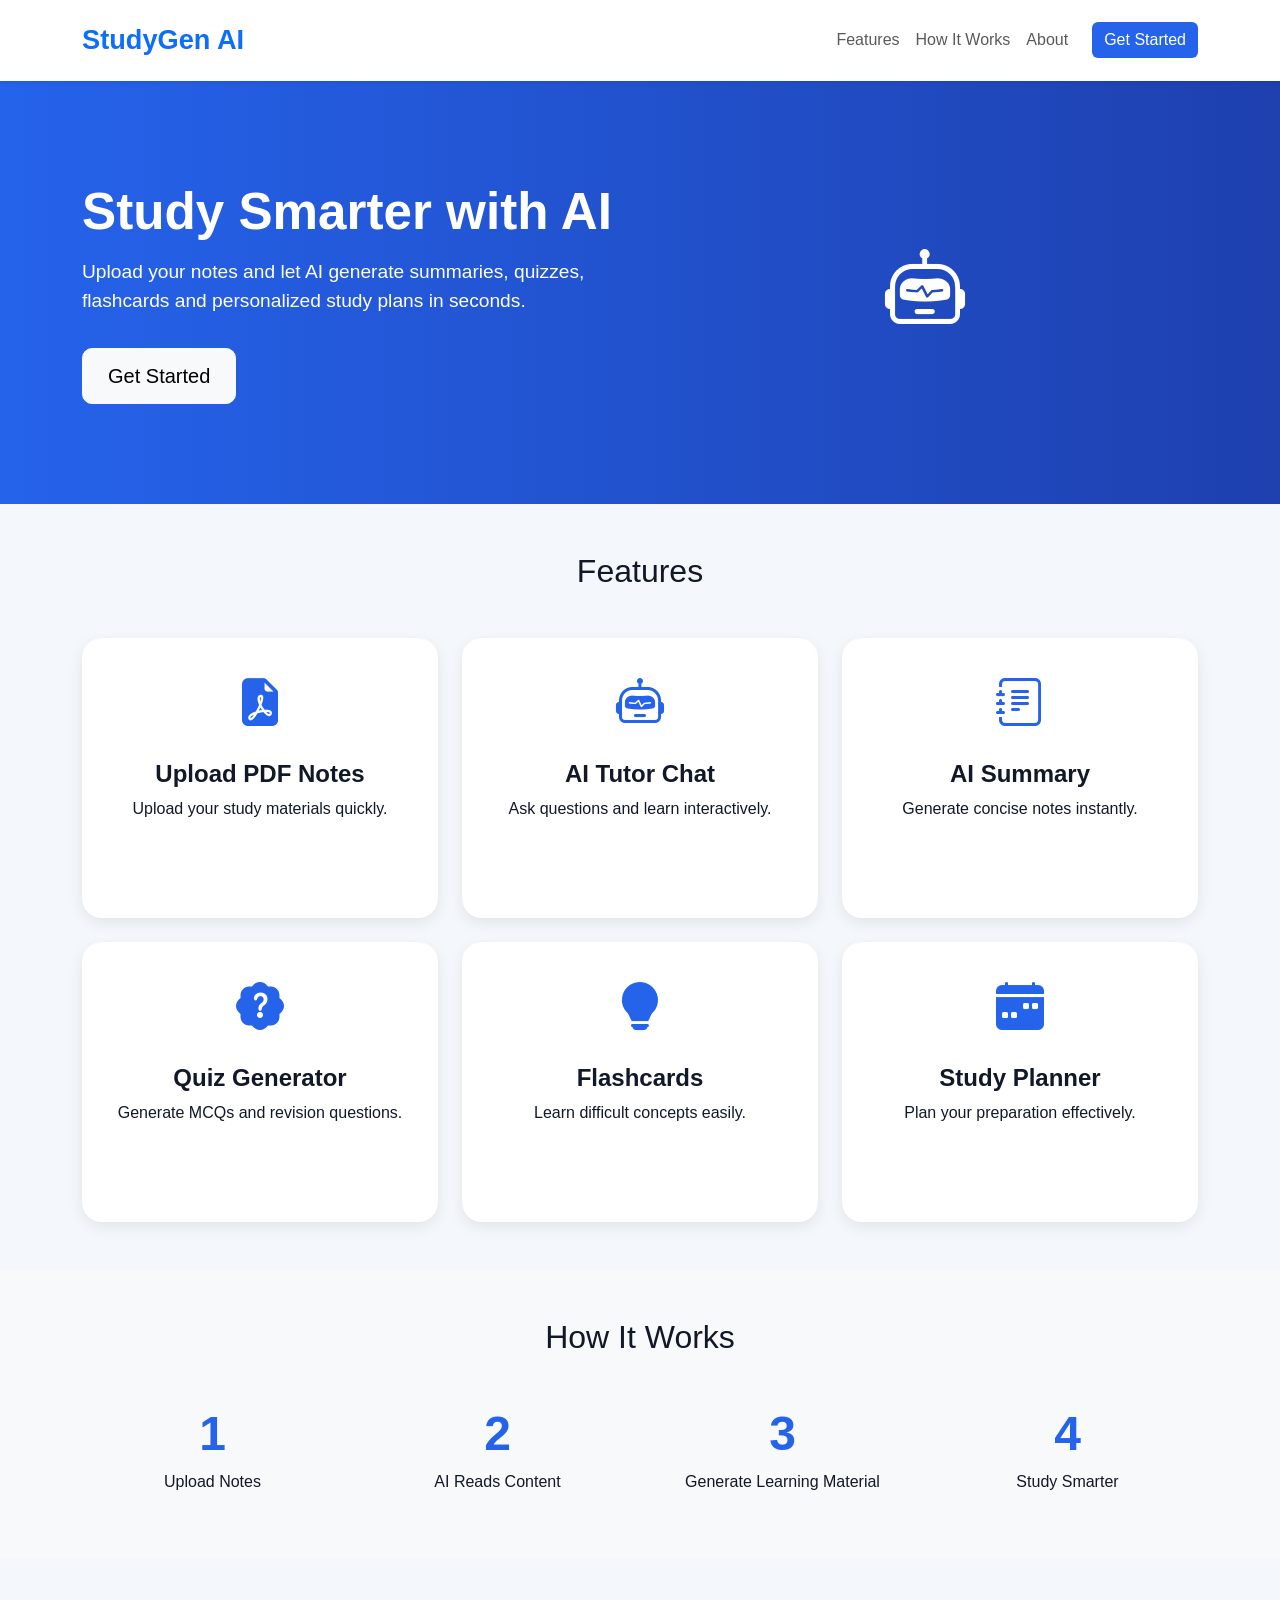
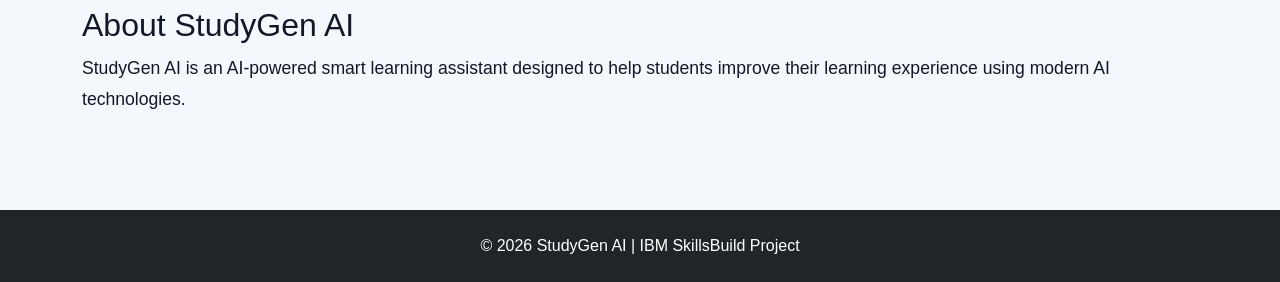
<file: src/main/resources/static/index.html>
<!DOCTYPE html>
<html lang="en">
<head>
    <meta charset="UTF-8">
    <meta name="viewport" content="width=device-width, initial-scale=1.0">
    <title>StudyGen AI - Smart Learning & Document Assistant</title>

    <!-- Bootstrap CSS -->
    <link href="https://cdn.jsdelivr.net/npm/bootstrap@5.3.3/dist/css/bootstrap.min.css" rel="stylesheet">

    <!-- Bootstrap Icons -->
    <link rel="stylesheet"
        href="https://cdn.jsdelivr.net/npm/bootstrap-icons@1.11.3/font/bootstrap-icons.min.css">

    <!-- Custom CSS -->
    <link rel="stylesheet" href="style.css">
</head>

<body>

<!-- Navbar -->

<nav class="navbar navbar-expand-lg navbar-light bg-white shadow-sm">
    <div class="container">

        <a class="navbar-brand fw-bold text-primary" href="#">
            StudyGen AI
        </a>

        <button class="navbar-toggler" type="button"
            data-bs-toggle="collapse"
            data-bs-target="#navbarNav">

            <span class="navbar-toggler-icon"></span>
        </button>

        <div class="collapse navbar-collapse"
            id="navbarNav">

            <ul class="navbar-nav ms-auto">

                <li class="nav-item">
                    <a class="nav-link" href="#features">Features</a>
                </li>

                <li class="nav-item">
                    <a class="nav-link" href="#how-it-works">How It Works</a>
                </li>

                <li class="nav-item">
                    <a class="nav-link" href="#about">About</a>
                </li>

            </ul>

            <a href="dashboard.html"
                class="btn btn-primary ms-3">
                Get Started
            </a>

        </div>
    </div>
</nav>


<!-- Hero Section -->

<section class="hero-section">

    <div class="container">

        <div class="row align-items-center">

            <div class="col-lg-6">

                <h1 class="display-4 fw-bold">
                    Study Smarter with AI
                </h1>

                <p class="lead mt-3">

                    Upload your notes and let AI generate
                    summaries, quizzes, flashcards and
                    personalized study plans in seconds.

                </p>

                <a href="dashboard.html"
                    class="btn btn-light btn-lg mt-3">

                    Get Started

                </a>

            </div>

            <div class="col-lg-6 text-center">

                <div class="text-center">
                   <i class="bi bi-robot display-1"></i>
                </div>

            </div>

        </div>

    </div>

</section>



<!-- Features Section -->

<section id="features"
    class="container py-5">

    <h2 class="text-center mb-5">
        Features
    </h2>

    <div class="row g-4">

        <div class="col-md-4">
            <div class="feature-card">

                <i class="bi bi-file-earmark-pdf-fill"></i>

                <h4>Upload PDF Notes</h4>

                <p>
                    Upload your study materials quickly.
                </p>

            </div>
        </div>


        <div class="col-md-4">
            <div class="feature-card">

                <i class="bi bi-robot"></i>

                <h4>AI Tutor Chat</h4>

                <p>
                    Ask questions and learn interactively.
                </p>

            </div>
        </div>


        <div class="col-md-4">
            <div class="feature-card">

                <i class="bi bi-journal-text"></i>

                <h4>AI Summary</h4>

                <p>
                    Generate concise notes instantly.
                </p>

            </div>
        </div>



        <div class="col-md-4">
            <div class="feature-card">

                <i class="bi bi-patch-question-fill"></i>

                <h4>Quiz Generator</h4>

                <p>
                    Generate MCQs and revision questions.
                </p>

            </div>
        </div>


        <div class="col-md-4">
            <div class="feature-card">

                <i class="bi bi-lightbulb-fill"></i>

                <h4>Flashcards</h4>

                <p>
                    Learn difficult concepts easily.
                </p>

            </div>
        </div>


        <div class="col-md-4">
            <div class="feature-card">

                <i class="bi bi-calendar-week-fill"></i>

                <h4>Study Planner</h4>

                <p>
                    Plan your preparation effectively.
                </p>

            </div>
        </div>

    </div>

</section>



<!-- How It Works -->

<section id="how-it-works"
    class="py-5 bg-light">

    <div class="container">

        <h2 class="text-center mb-5">

            How It Works

        </h2>

        <div class="row text-center">

            <div class="col-md-3">

                <h3>1</h3>
                <p>Upload Notes</p>

            </div>

            <div class="col-md-3">

                <h3>2</h3>
                <p>AI Reads Content</p>

            </div>

            <div class="col-md-3">

                <h3>3</h3>
                <p>Generate Learning Material</p>

            </div>

            <div class="col-md-3">

                <h3>4</h3>
                <p>Study Smarter</p>

            </div>

        </div>

    </div>

</section>



<!-- About Section -->

<section id="about"
    class="container py-5">

    <h2>About StudyGen AI</h2>

    <p>

        StudyGen AI is an AI-powered smart learning assistant
        designed to help students improve their learning
        experience using modern AI technologies.

    </p>

</section>



<!-- Footer -->

<footer class="bg-dark text-white text-center p-4">

    © 2026 StudyGen AI | IBM SkillsBuild Project

</footer>



<!-- Bootstrap JS -->

<script
src="https://cdn.jsdelivr.net/npm/bootstrap@5.3.3/dist/js/bootstrap.bundle.min.js">
</script>


<!-- Custom JS -->

<script src="script.js"></script>

</body>
</html>
</file>
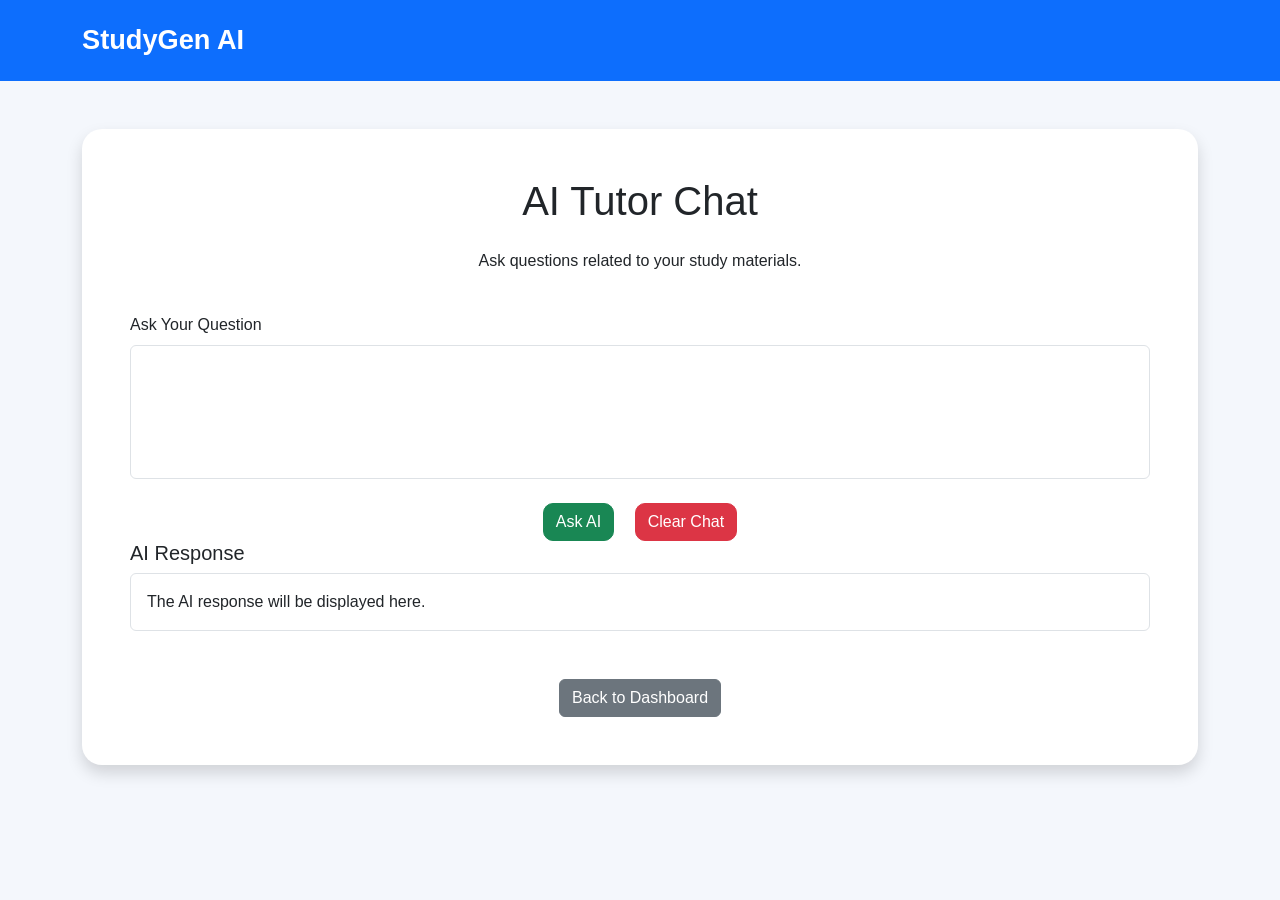
<file: src/main/resources/static/chat.html>
<!DOCTYPE html>
<html lang="en">

<head>

    <meta charset="UTF-8">
    <meta name="viewport" content="width=device-width, initial-scale=1.0">

    <title>AI Tutor Chat | StudyGen AI</title>

    <!-- Bootstrap CSS -->

    <link href="https://cdn.jsdelivr.net/npm/bootstrap@5.3.3/dist/css/bootstrap.min.css"
        rel="stylesheet">

    <!-- Bootstrap Icons -->

    <link rel="stylesheet"
        href="https://cdn.jsdelivr.net/npm/bootstrap-icons@1.11.3/font/bootstrap-icons.min.css">

    <!-- Custom CSS -->

    <link rel="stylesheet" href="style.css">

</head>

<body>

    <!-- Navbar -->

    <nav class="navbar navbar-expand-lg navbar-dark bg-primary">

        <div class="container">

            <a class="navbar-brand fw-bold"
                href="dashboard.html">

                StudyGen AI

            </a>

        </div>

    </nav>


    <!-- AI Tutor Chat Section -->

    <div class="container mt-5">

        <div class="card shadow p-5">

            <h1 class="text-center mb-4">

                AI Tutor Chat

            </h1>

            <p class="text-center">

                Ask questions related to your study materials.

            </p>

            <br>

            <!-- Question Box -->

            <label class="form-label">

                Ask Your Question

            </label>

            <textarea id="questionInput"
            class="form-control"
                rows="5"
                placeholder="Example: Explain Artificial Intelligence in simple terms.">

            </textarea>

            <br>

            

            <!-- Buttons -->

<div class="text-center">

    <button class="btn btn-success me-3" onclick="askAI()">

        Ask AI

    </button>

    <button class="btn btn-danger" onclick="clearChat()">

        Clear Chat

    </button>

</div>

            <!-- AI Response Area -->

            <h5>

                AI Response

            </h5>

            <div class="border rounded p-3" id="chatOutput">

                The AI response will be displayed here.

            </div>

            <br>

            <!-- Back Button -->

           <div class="text-center mt-4">

<a href="dashboard.html"
class="btn btn-secondary">

Back to Dashboard

</a>

</div>

        </div>

    </div>


    <!-- Bootstrap JS -->

    <script src="https://cdn.jsdelivr.net/npm/bootstrap@5.3.3/dist/js/bootstrap.bundle.min.js"></script>

    <!-- Custom JS -->

    <script src="script.js"></script>

</body>

</html>
</file>
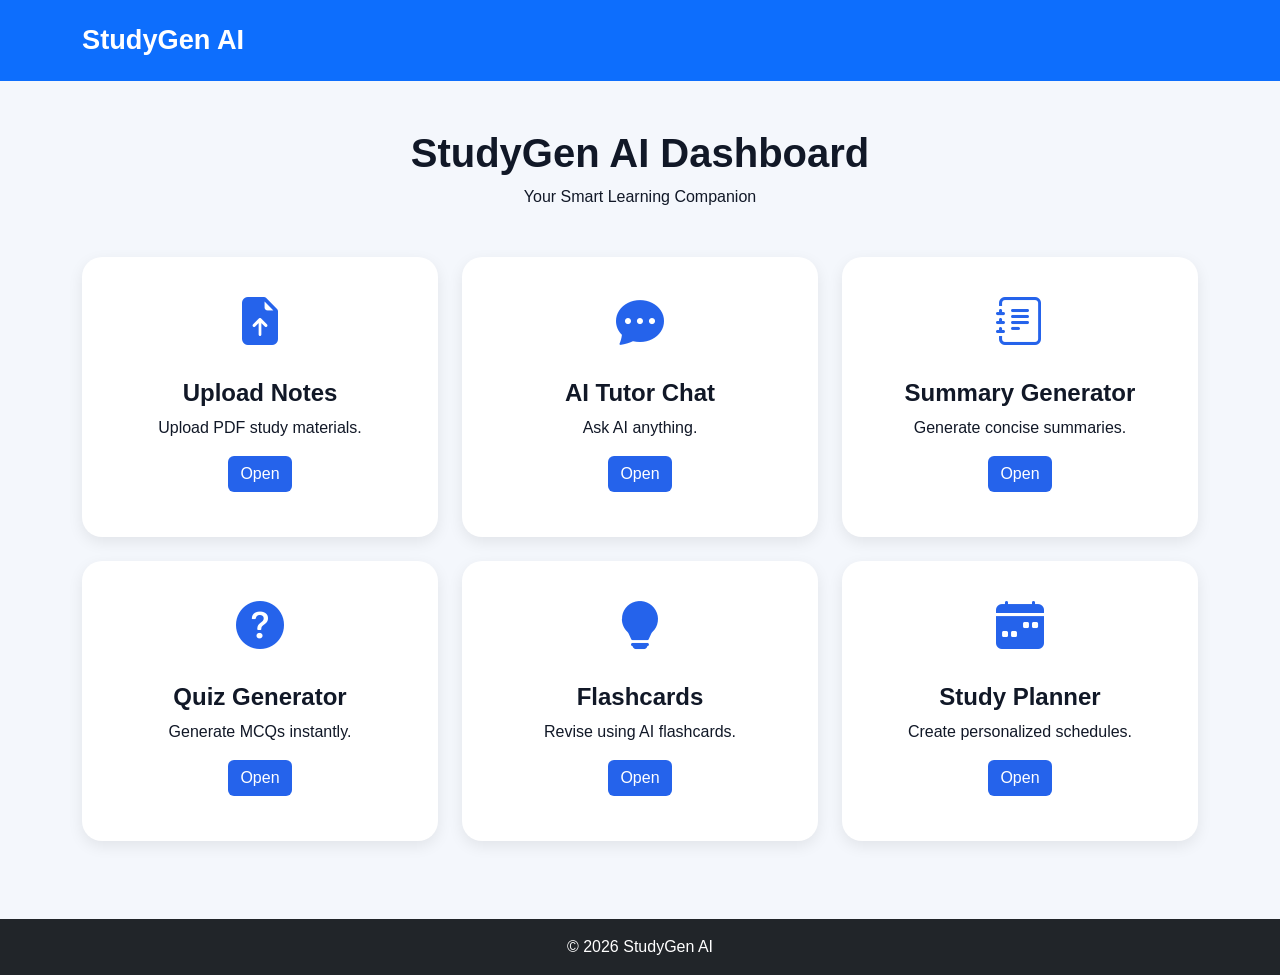
<file: src/main/resources/static/dashboard.html>
<!DOCTYPE html>
<html lang="en">

<head>

    <meta charset="UTF-8">
    <meta name="viewport"
        content="width=device-width, initial-scale=1.0">

    <title>StudyGen AI Dashboard</title>

    <!-- Bootstrap CSS -->
    <link href="https://cdn.jsdelivr.net/npm/bootstrap@5.3.3/dist/css/bootstrap.min.css"
        rel="stylesheet">

    <!-- Bootstrap Icons -->
    <link rel="stylesheet"
        href="https://cdn.jsdelivr.net/npm/bootstrap-icons@1.11.3/font/bootstrap-icons.min.css">

    <!-- Custom CSS -->
    <link rel="stylesheet"
        href="style.css">

</head>

<body>

    <!-- Navbar -->

    <nav class="navbar navbar-expand-lg navbar-dark bg-primary">

        <div class="container">

            <a class="navbar-brand fw-bold"
                href="index.html">

                StudyGen AI

            </a>

        </div>

    </nav>


    <!-- Dashboard Heading -->

    <section class="container py-5">

        <div class="text-center mb-5">

            <h1 class="fw-bold">

                StudyGen AI Dashboard

            </h1>

            <p>

                Your Smart Learning Companion

            </p>

        </div>


        <!-- Feature Cards -->

        <div class="row g-4">


            <!-- Upload Notes -->

            <div class="col-md-4">

                <div class="feature-card">

                    <i class="bi bi-file-earmark-arrow-up-fill"></i>

                    <h4>Upload Notes</h4>

                    <p>
                        Upload PDF study materials.
                    </p>

                    <a href="upload.html"
                        class="btn btn-primary">

                        Open

                    </a>

                </div>

            </div>


            <!-- AI Tutor Chat -->

            <div class="col-md-4">

                <div class="feature-card">

                    <i class="bi bi-chat-dots-fill"></i>

                    <h4>AI Tutor Chat</h4>

                    <p>
                        Ask AI anything.
                    </p>

                    <a href="chat.html"
                        class="btn btn-primary">

                        Open

                    </a>

                </div>

            </div>


            <!-- Summary Generator -->

            <div class="col-md-4">

                <div class="feature-card">

                    <i class="bi bi-journal-text"></i>

                    <h4>Summary Generator</h4>

                    <p>
                        Generate concise summaries.
                    </p>

                    <a href="summary.html"
                        class="btn btn-primary">

                        Open

                    </a>

                </div>

            </div>


            <!-- Quiz Generator -->

            <div class="col-md-4">

                <div class="feature-card">

                    <i class="bi bi-question-circle-fill"></i>

                    <h4>Quiz Generator</h4>

                    <p>
                        Generate MCQs instantly.
                    </p>

                    <a href="quiz.html"
                        class="btn btn-primary">

                        Open

                    </a>

                </div>

            </div>


            <!-- Flashcards -->

            <div class="col-md-4">

                <div class="feature-card">

                    <i class="bi bi-lightbulb-fill"></i>

                    <h4>Flashcards</h4>

                    <p>
                        Revise using AI flashcards.
                    </p>

                    <a href="flashcards.html"
                        class="btn btn-primary">

                        Open

                    </a>

                </div>

            </div>


            <!-- Study Planner -->

            <div class="col-md-4">

                <div class="feature-card">

                    <i class="bi bi-calendar-week-fill"></i>

                    <h4>Study Planner</h4>

                    <p>
                        Create personalized schedules.
                    </p>

                    <a href="planner.html"
                        class="btn btn-primary">

                        Open

                    </a>

                </div>

            </div>

        </div>

    </section>


    <!-- Footer -->

    <footer class="bg-dark text-white text-center p-3">

        © 2026 StudyGen AI

    </footer>


    <!-- Bootstrap JS -->

    <script src="https://cdn.jsdelivr.net/npm/bootstrap@5.3.3/dist/js/bootstrap.bundle.min.js">
    </script>

</body>

</html>
</file>
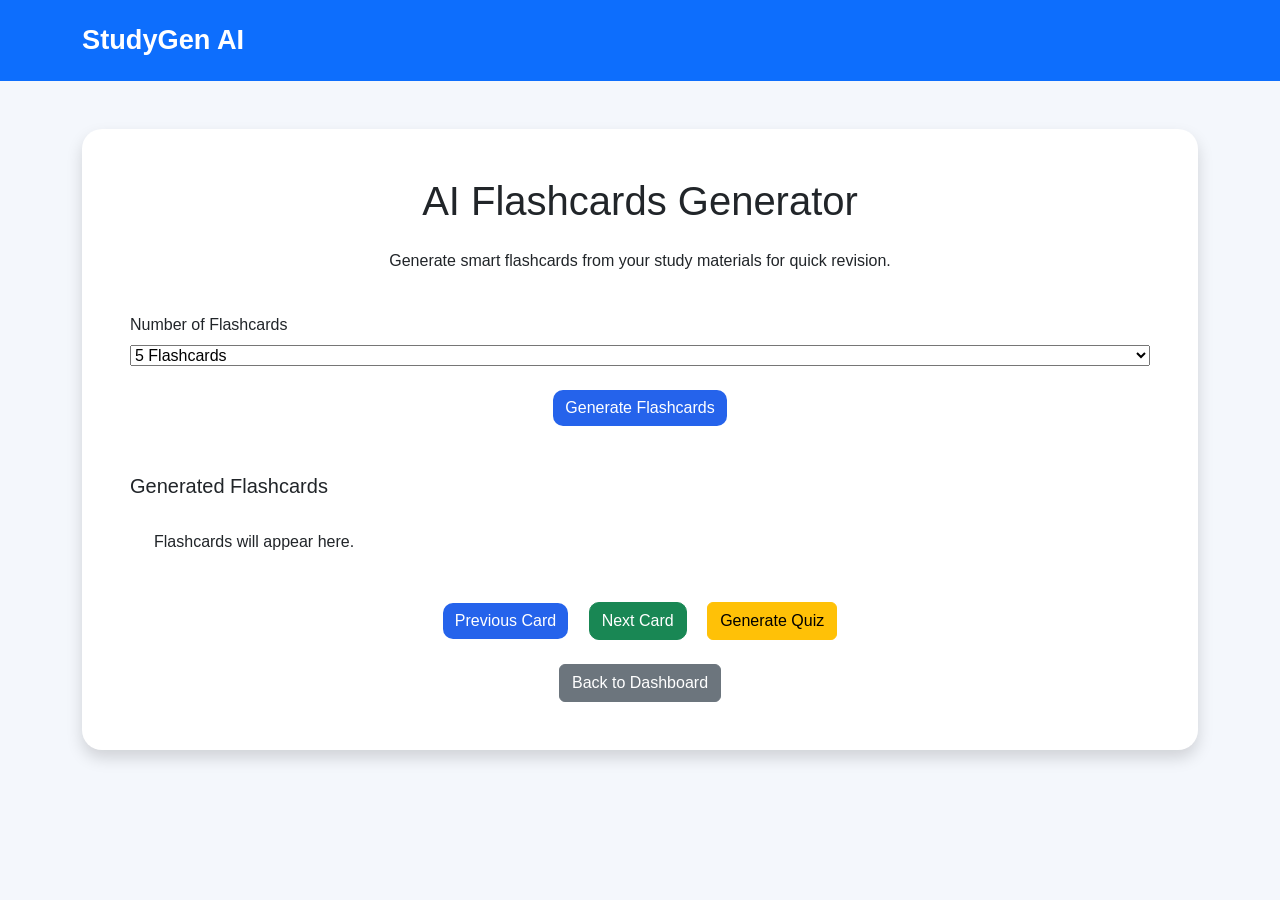
<file: src/main/resources/static/flashcards.html>
<!DOCTYPE html>
<html lang="en">

<head>

    <meta charset="UTF-8">
    <meta name="viewport"
        content="width=device-width, initial-scale=1.0">

    <title>Flashcards Generator | StudyGen AI</title>

    <!-- Bootstrap CSS -->

    <link href="https://cdn.jsdelivr.net/npm/bootstrap@5.3.3/dist/css/bootstrap.min.css"
        rel="stylesheet">

    <!-- Bootstrap Icons -->

    <link rel="stylesheet"
        href="https://cdn.jsdelivr.net/npm/bootstrap-icons@1.11.3/font/bootstrap-icons.css">

    <!-- Custom CSS -->

    <link rel="stylesheet"
        href="style.css">

</head>

<body>

    <!-- Navbar -->

    <nav class="navbar navbar-expand-lg navbar-dark bg-primary">

        <div class="container">

            <a class="navbar-brand fw-bold"
                href="dashboard.html">

                StudyGen AI

            </a>

        </div>

    </nav>


    <!-- Flashcards Section -->

    <div class="container mt-5">

        <div class="card shadow p-5">

            <h1 class="text-center mb-4">

                AI Flashcards Generator

            </h1>

            <p class="text-center">

                Generate smart flashcards from your study materials for quick revision.

            </p>

            <br>


            <!-- Number of Flashcards -->

            <label class="form-label">

                Number of Flashcards

            </label>

            <select  id="flashcardCount">

                <option value="5">5 Flashcards</option>
    <option value="10">10 Flashcards</option>
    <option value="15">15 Flashcards</option>
    <option value="20">20 Flashcards</option>
            </select>

            <br>


            <!-- Generate Button -->

            <div class="text-center">

<button class="btn btn-primary" onclick="generateFlashcards()">

Generate Flashcards

</button>

</div>

            <br><br>


            <!-- Flashcard Output -->

            <h5>

                Generated Flashcards

            </h5>

            <div id="flashcardOutput" class="p-4">

                Flashcards will appear here.

            </div>

            <br>


            <!-- Navigation Buttons -->

            <div class="text-center">

<button class="btn btn-primary me-3"  onclick="previousCard()">

Previous Card

</button>


<button class="btn btn-success" onclick="nextCard()">

Next Card

</button>

<a href="quiz.html"
   class="btn btn-warning ms-3">
    Generate Quiz
</a>

<br>

</div>

            <!-- Back Button -->

            <div class="text-center mt-4">

<a href="dashboard.html"
class="btn btn-secondary">

Back to Dashboard

</a>

</div>

        </div>

    </div>


    <!-- Bootstrap JS -->

    <script src="https://cdn.jsdelivr.net/npm/bootstrap@5.3.3/dist/js/bootstrap.bundle.min.js"></script>

    <!-- Custom JS -->

    <script src="script.js"></script>

</body>

</html>
</file>
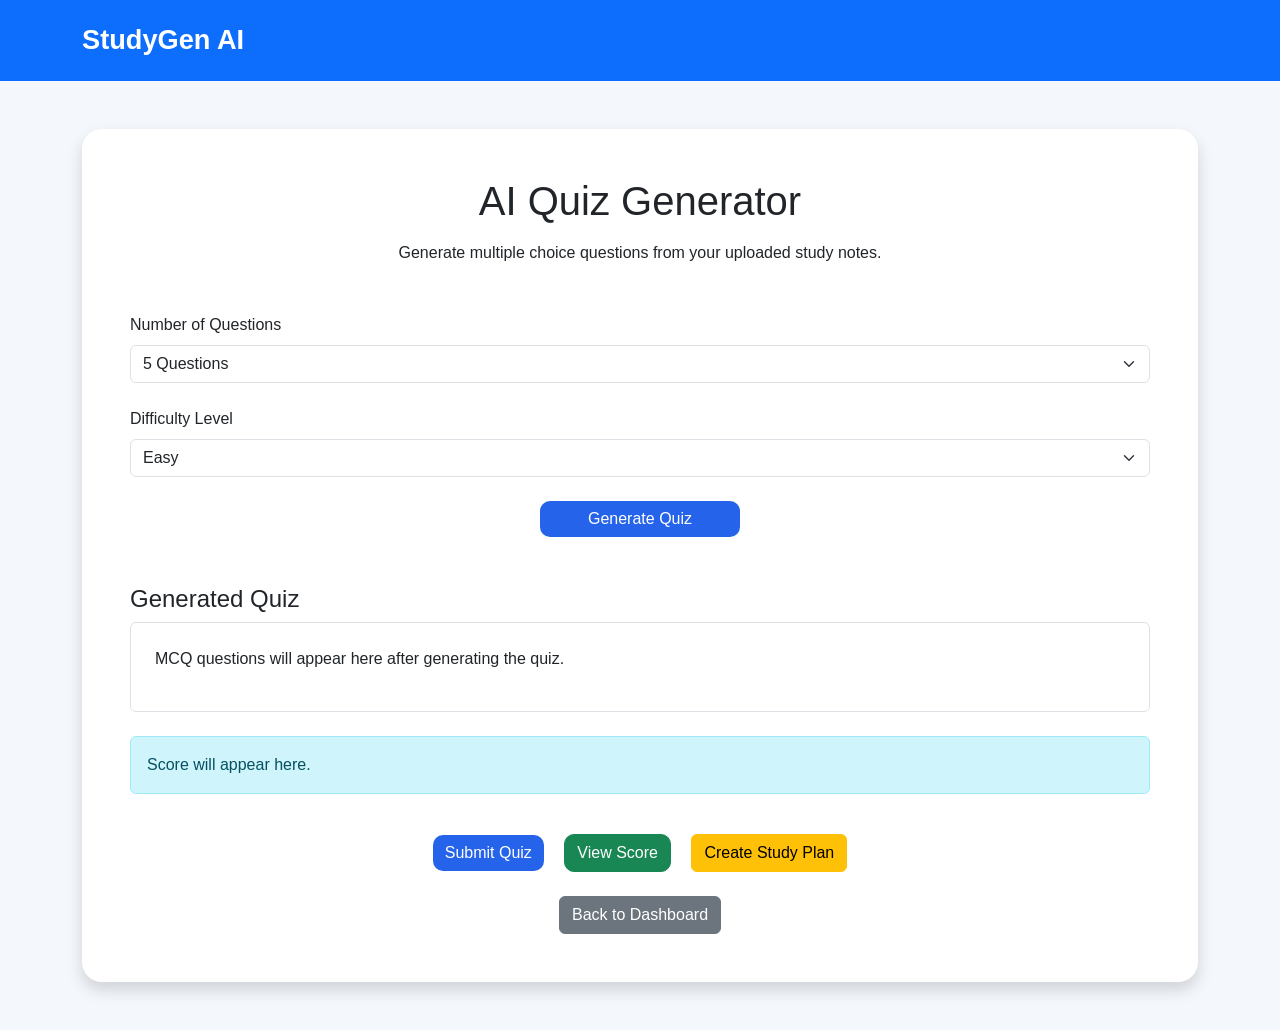
<file: src/main/resources/static/quiz.html>
<!DOCTYPE html>
<html lang="en">

<head>

    <meta charset="UTF-8">
    <meta name="viewport"
        content="width=device-width, initial-scale=1.0">

    <title>AI Quiz Generator | StudyGen AI</title>

    <!-- Bootstrap CSS -->

    <link href="https://cdn.jsdelivr.net/npm/bootstrap@5.3.3/dist/css/bootstrap.min.css"
        rel="stylesheet">

    <!-- Bootstrap Icons -->

    <link rel="stylesheet"
        href="https://cdn.jsdelivr.net/npm/bootstrap-icons@1.11.3/font/bootstrap-icons.css">

    <!-- Custom CSS -->

    <link rel="stylesheet"
        href="style.css">

</head>

<body>

    <!-- Navbar -->

    <nav class="navbar navbar-expand-lg navbar-dark bg-primary">

        <div class="container">

            <a class="navbar-brand fw-bold"
                href="dashboard.html">

                StudyGen AI

            </a>

        </div>

    </nav>


    <!-- Quiz Generator Section -->

    <div class="container mt-5 mb-5">

        <div class="card shadow p-5">

            <!-- Heading -->

            <h1 class="text-center mb-3">

                AI Quiz Generator

            </h1>

            <p class="text-center mb-5">

                Generate multiple choice questions from your uploaded study notes.

            </p>


            <!-- Number of Questions -->

            <label class="form-label">

                Number of Questions

            </label>

            <select class="form-select" id="questionCount">

    <option value="5">5 Questions</option>
    <option value="10">10 Questions</option>

</select>
            <br>


            <!-- Difficulty Level -->

            <label id="difficulty" class="form-label">

                Difficulty Level

            </label>
<select class="form-select" id="difficulty">

    <option value="Easy">Easy</option>
    <option value="Medium">Medium</option>
    <option value="Hard">Hard</option>

</select>

            <br>


            <!-- Generate Quiz Button -->

            <div class="text-center">

                <button class="btn btn-primary px-5" onclick="generateQuiz()">

                    Generate Quiz

                </button>

            </div>

            <br><br>


            <!-- Quiz Output Section -->

            <h4>

                Generated Quiz

            </h4>

            <div id="quizOutput" class="border rounded p-4">

                <p>

                    MCQ questions will appear here after generating the quiz.

                </p>

            </div>
            <br>

<div id="scoreOutput"
     class="alert alert-info">

    Score will appear here.

</div>


            <!-- Submit Quiz & View Score -->

            <div class="text-center mt-4">

                <button class="btn btn-primary me-3"  onclick="submitQuiz()">

                    Submit Quiz

                </button>

                <button class="btn btn-success " onclick="viewScore()">

                    View Score

                </button>

                <a href="planner.html"
   class="btn btn-warning ms-3">
    Create Study Plan
</a>

            </div>


            <!-- Back to Dashboard -->

            <div class="text-center mt-4">

                <a href="dashboard.html"
                    class="btn btn-secondary">

                    Back to Dashboard

                </a>

            </div>

        </div>

    </div>



    <!-- Bootstrap JS -->

    <script src="https://cdn.jsdelivr.net/npm/bootstrap@5.3.3/dist/js/bootstrap.bundle.min.js"></script>



    <!-- Custom JS -->

    <script src="script.js"></script>


</body>

</html>
</file>
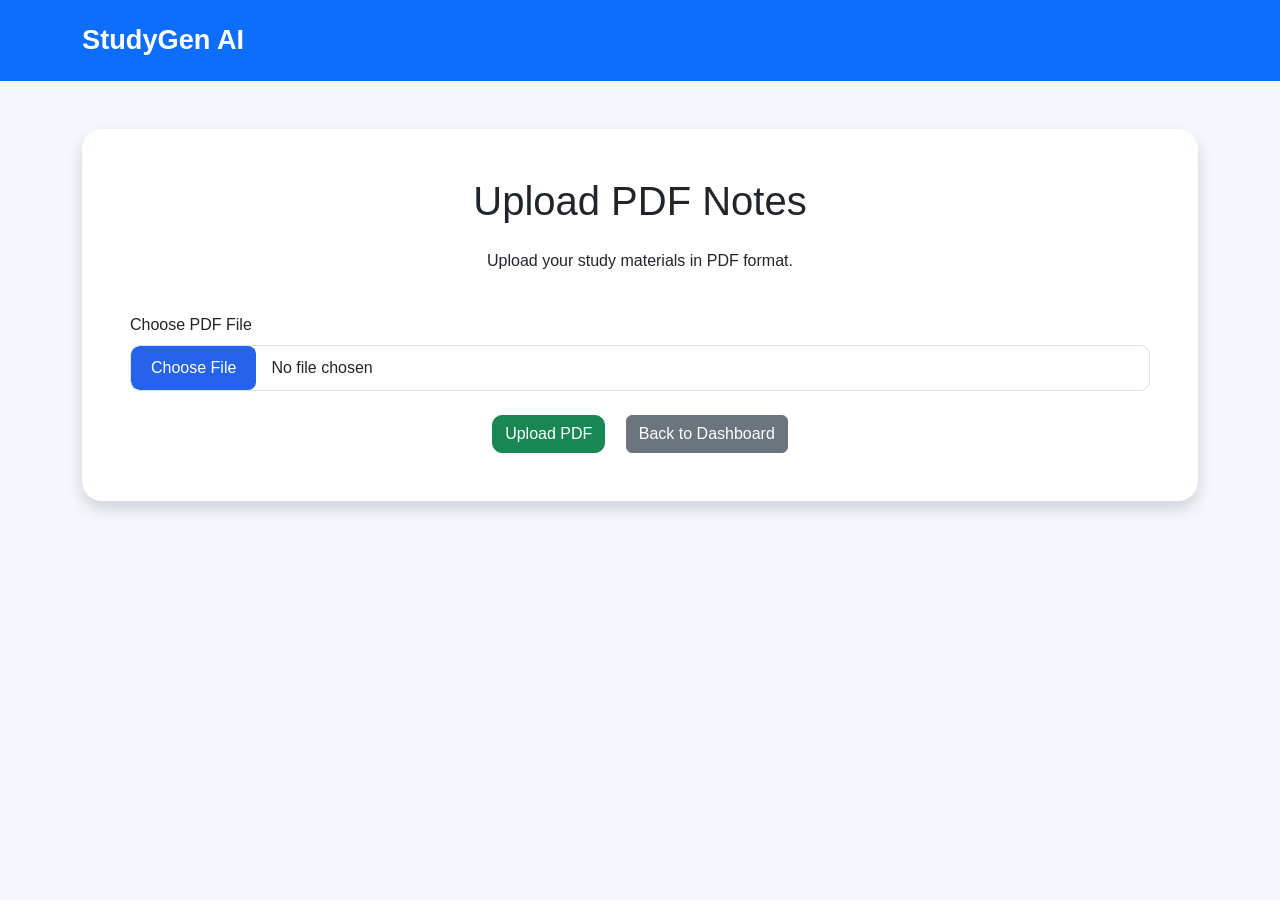
<file: src/main/resources/static/upload.html>
<!DOCTYPE html>
<html lang="en">

<head>

    <meta charset="UTF-8">
    <meta name="viewport"
          content="width=device-width, initial-scale=1.0">

    <title>Upload PDF Notes | StudyGen AI</title>

    <!-- Bootstrap CSS -->
    <link href="https://cdn.jsdelivr.net/npm/bootstrap@5.3.3/dist/css/bootstrap.min.css"
          rel="stylesheet">

    <!-- Custom CSS -->
    <link rel="stylesheet" href="style.css">

</head>

<body>

<!-- Navbar -->

<nav class="navbar navbar-expand-lg navbar-dark bg-primary">

    <div class="container">

        <a class="navbar-brand fw-bold"
           href="dashboard.html">

            StudyGen AI

        </a>

    </div>

</nav>


<!-- Upload Section -->

<div class="container mt-5">

    <div class="card shadow p-5">

        <h1 class="text-center mb-4">

            Upload PDF Notes

        </h1>

        <p class="text-center">

            Upload your study materials in PDF format.

        </p>

        <br>

        <!-- PDF Upload -->

        <label class="form-label">

            Choose PDF File

        </label>

        <input type="file"
       id="pdfFile"
       class="form-control custom-file-input"
       accept=".pdf">
        <br>

        <!-- Upload Button -->

        <div class="text-center">

            <button type="button" class="btn btn-success me-3"
                    onclick="uploadPDF()">

                Upload PDF

            </button>

            <a href="dashboard.html"
               class="btn btn-secondary">

                Back to Dashboard

            </a>

        </div>

    </div>

</div>


<!-- Bootstrap JS -->

<script src="https://cdn.jsdelivr.net/npm/bootstrap@5.3.3/dist/js/bootstrap.bundle.min.js"></script>

<!-- Custom JS -->

<script src="script.js"></script>

</body>
</html>
</file>
<file: src/main/resources/static/style.css>
/* ===========================
   Global Styles
=========================== */

body {
    font-family: "Segoe UI", sans-serif;
    background-color:#f4f7fc;
    color: #111827;
}


/* ===========================
   Navbar
=========================== */

.navbar {
    padding: 15px;
}

.navbar-brand {
    font-size: 1.7rem;
}

.nav-link {
    font-weight: 500;
}


/* ===========================
   Hero Section
=========================== */

.hero-section {
    padding: 100px 0;
    background: linear-gradient(to right,
            #2563EB,
            #1E40AF);

    color: white;
}

.hero-section h1 {
    font-size: 3.2rem;
}

.hero-section p {
    font-size: 1.2rem;
}

.hero-section .btn {
    padding: 12px 25px;
    border-radius: 10px;
}


/* ===========================
   Features Section
=========================== */

.feature-card {

    background: white;
    padding: 30px;

    border-radius: 20px;

    text-align: center;

    box-shadow:
        0 5px 15px rgba(0, 0, 0, 0.08);

    transition: 0.3s;
}

.feature-card:hover {

    transform: translateY(-10px);

}


.feature-card i {

    font-size: 3rem;

    color: #2563EB;

}


.feature-card h4 {

    margin-top: 20px;

    font-weight: bold;

}



/* ===========================
   How It Works
=========================== */

#how-it-works h3 {

    color: #2563EB;

    font-size: 3rem;

    font-weight: bold;

}


/* ===========================
   About Section
=========================== */

#about p {

    font-size: 1.1rem;

    line-height: 1.8;

}


/* ===========================
   Footer
=========================== */

footer {

    margin-top: 30px;

}



/* ===========================
   Buttons
=========================== */

.btn-primary {

    background-color: #2563EB;

    border: none;

}


.btn-primary:hover {

    background-color: #1E40AF;

}



/* ===========================
   Responsive Design
=========================== */

@media(max-width:768px) {

    .hero-section {

        text-align: center;

    }


    .hero-section h1 {

        font-size: 2.3rem;

    }


    .hero-section img {

        margin-top: 30px;

    }

}
/* ==================================

Dashboard Styles

================================== */

.dashboard-heading {

    margin-top: 50px;

}


.feature-card button {

    margin-top: 10px;

}


.feature-card {

    min-height: 280px;

}
.card{

    border:none;
    border-radius:20px;

}

.card:hover{

    transition:0.3s;
    transform:translateY(-5px);

}


textarea{

    resize:none;

}


input{

    border-radius:10px !important;

}


button{

    border-radius:10px !important;

}
/* Hide all dashboard modules initially */
.dashboard-module{
    display: none;
}
.response-box{

    background-color:white;
    border-radius:15px;
    padding:20px;
    min-height:180px;
    box-shadow:0 0 15px rgba(0,0,0,0.1);

}
.custom-file-input::file-selector-button{

    background-color:#2563EB;
    color:white;
    border:none;
    padding:10px 20px;
    border-radius:8px;
    cursor:pointer;
    margin-right:15px;

}


.custom-file-input::file-selector-button:hover{

    background-color:#1E40AF;

}
</file>
